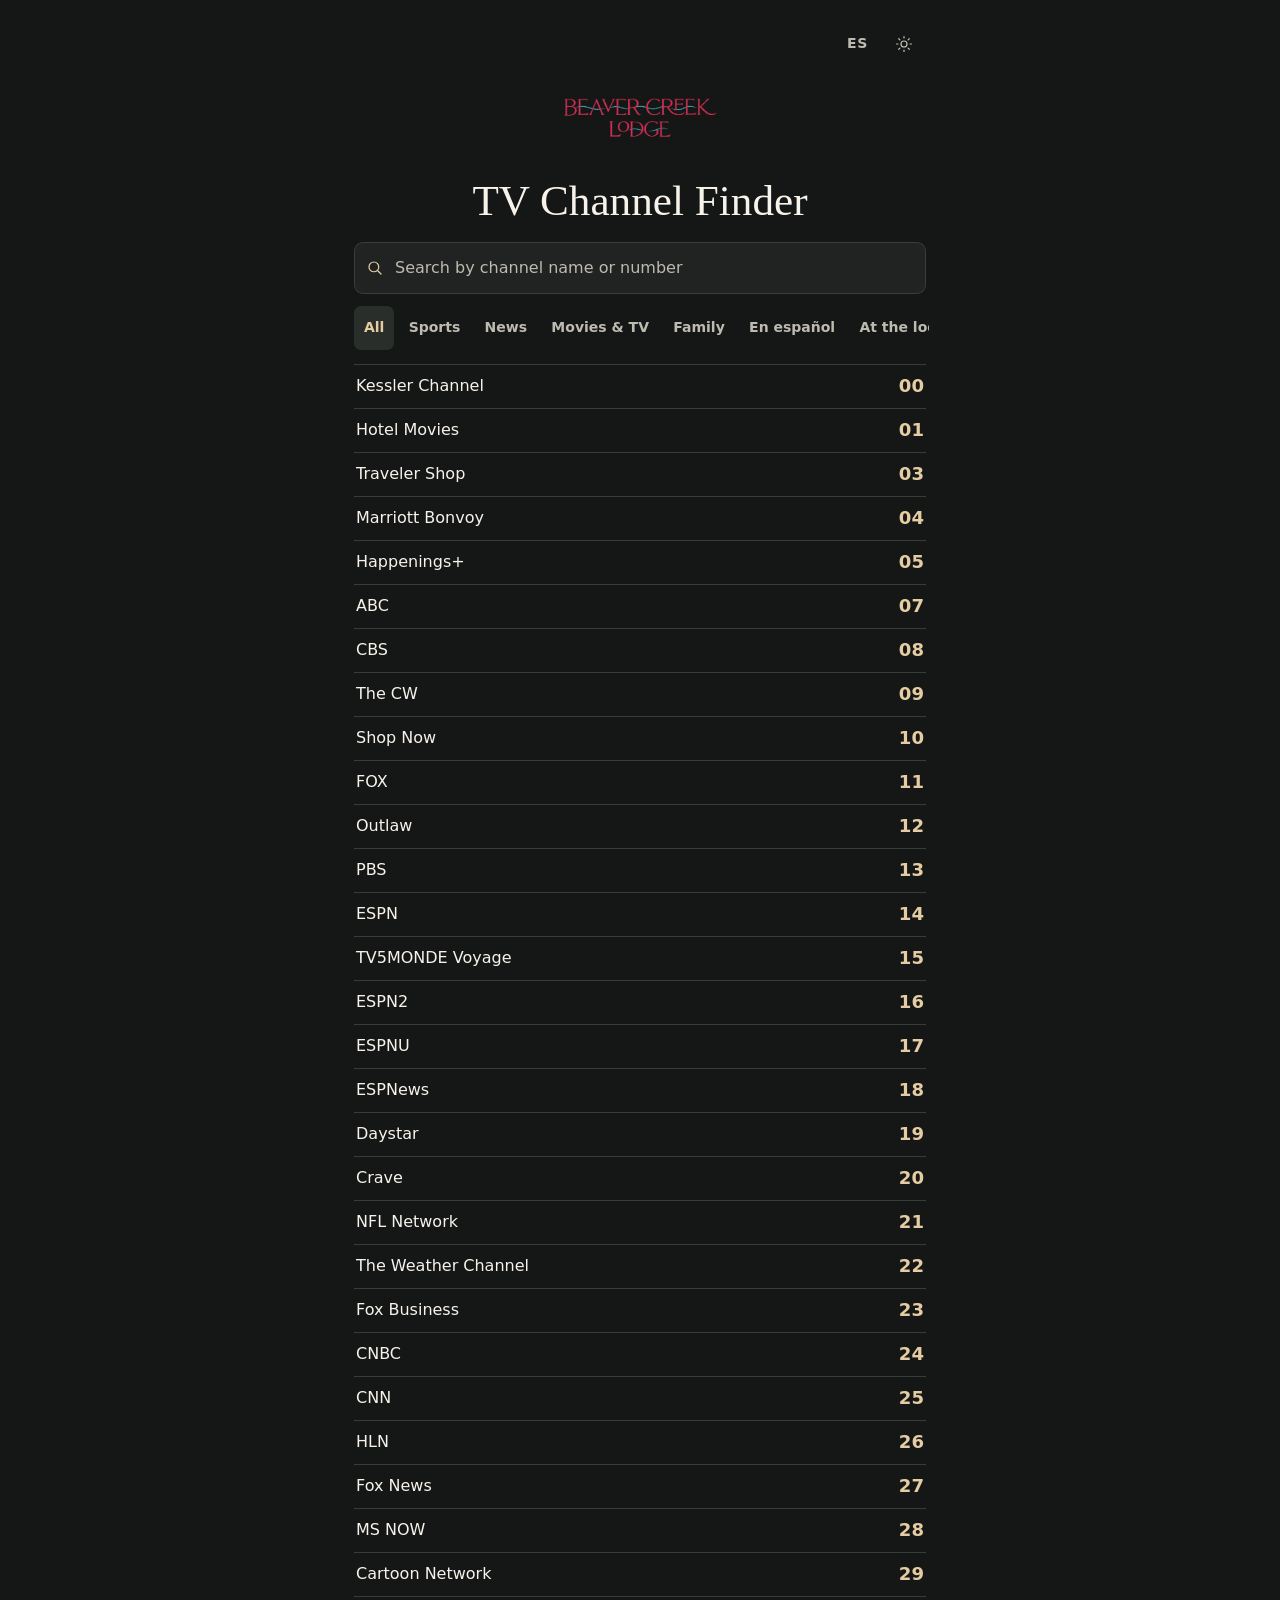
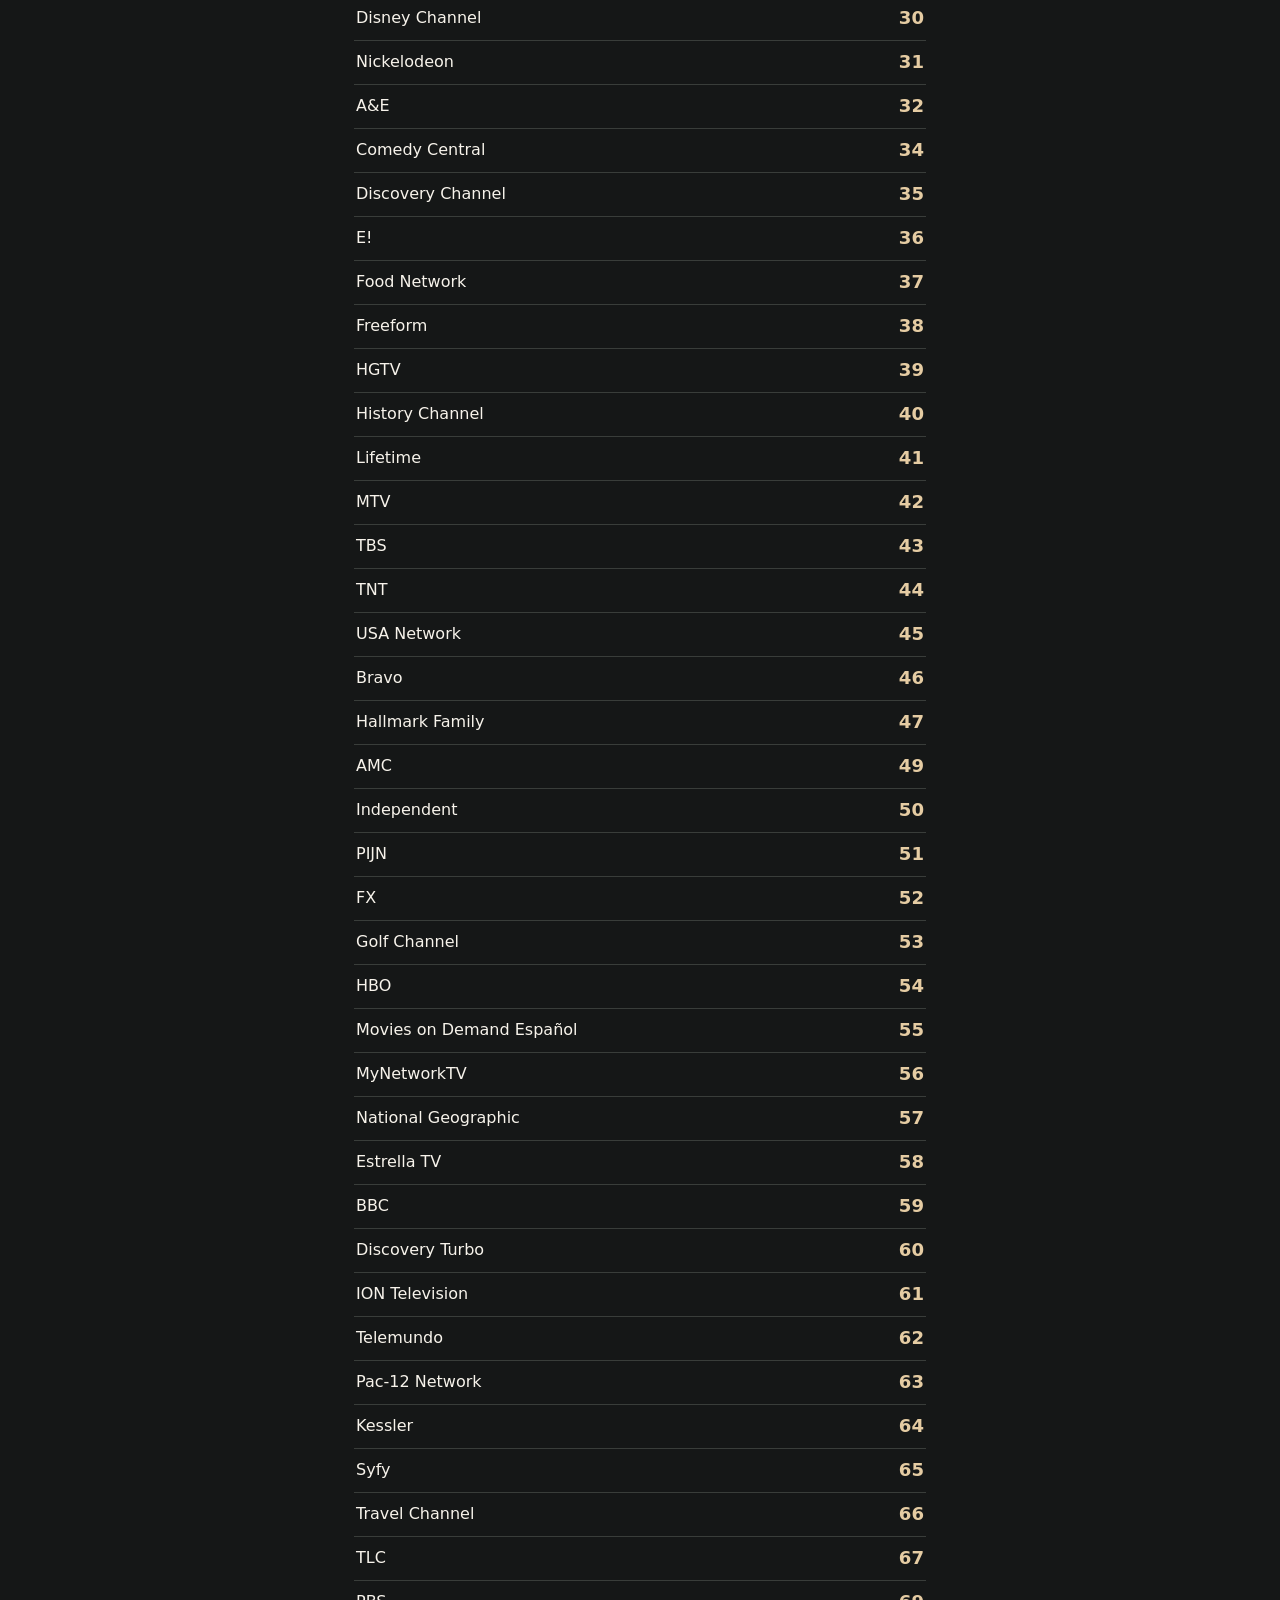
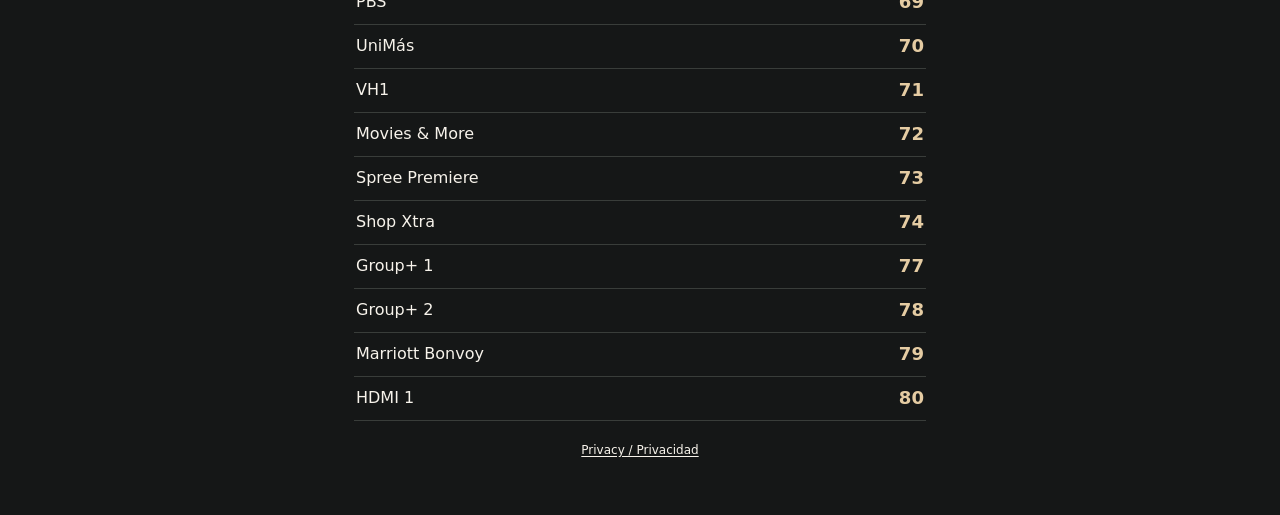
<file: index.html>
<!doctype html>
<html lang="en" data-theme="dark">
<head>
  <meta charset="utf-8">
  <meta name="viewport" content="width=device-width,initial-scale=1">
  <meta name="theme-color" content="#151717">
  <meta name="description" content="Find your in-room TV channel at Beaver Creek Lodge by name or number.">
  <title>TV Channel Finder | Beaver Creek Lodge</title>
  <link rel="icon" href="./tv.svg" type="image/svg+xml">
  <link rel="stylesheet" href="./styles.css?v=analytics-1">
  <script>
    try {
      if (localStorage.getItem('bcl-tv-theme') === 'light') {
        document.documentElement.dataset.theme = 'light';
        document.querySelector('meta[name="theme-color"]').content = '#f6f3ed';
      }
    } catch (_) {}
  </script>
  <script type="module" src="./app.mjs?v=analytics-1"></script>
</head>
<body>
  <a class="skip-link" href="#channel-search" data-copy="skip">Skip to channel search</a>
  <main class="finder">
    <header class="masthead">
      <div class="preferences">
        <button type="button" id="language" class="preference" lang="es" aria-label="Cambiar a español">ES</button>
        <button type="button" id="theme" class="preference" aria-label="Light mode" aria-pressed="false">
          <svg class="sun" aria-hidden="true" viewBox="0 0 24 24"><circle cx="12" cy="12" r="4"/><path d="M12 2v2m0 16v2M2 12h2m16 0h2M5 5l1.5 1.5m11 11L19 19M5 19l1.5-1.5m11-11L19 5"/></svg>
          <svg class="moon" aria-hidden="true" viewBox="0 0 24 24"><path d="M20.5 14.2A8.7 8.7 0 0 1 9.8 3.5a8.7 8.7 0 1 0 10.7 10.7Z"/></svg>
        </button>
      </div>
      <div class="wordmark">
        <img src="./beaver-creek-lodge-transparent.png" alt="Beaver Creek Lodge" width="2048" height="684" fetchpriority="high">
      </div>
    </header>

    <h1 data-copy="heading">TV Channel Finder</h1>
    <form class="search" role="search" id="search-form">
      <svg class="search-icon" aria-hidden="true" viewBox="0 0 24 24"><circle cx="10.5" cy="10.5" r="6.5"/><path d="m16 16 4 4"/></svg>
      <label class="sr-only" for="channel-search" data-copy="placeholder">Search by channel name or number</label>
      <input id="channel-search" type="search" placeholder="Search by channel name or number" aria-controls="channels" autocomplete="off" autocapitalize="off" spellcheck="false" enterkeyhint="search" maxlength="120">
      <button id="clear" type="button" aria-label="Clear search" hidden>
        <svg aria-hidden="true" viewBox="0 0 24 24"><path d="m7 7 10 10M17 7 7 17"/></svg>
      </button>
    </form>

    <div class="filters" id="filters" role="group" aria-label="Channel categories">
      <button type="button" data-category="all" aria-pressed="true" aria-controls="channels">All</button>
      <button type="button" data-category="sports" aria-pressed="false" aria-controls="channels">Sports</button>
      <button type="button" data-category="news" aria-pressed="false" aria-controls="channels">News</button>
      <button type="button" data-category="entertainment" aria-pressed="false" aria-controls="channels">Movies &amp; TV</button>
      <button type="button" data-category="family" aria-pressed="false" aria-controls="channels">Family</button>
      <button type="button" data-category="spanish" aria-pressed="false" aria-controls="channels">En español</button>
      <button type="button" data-category="hotel" aria-pressed="false" aria-controls="channels">At the lodge</button>
      <button type="button" data-category="general" aria-pressed="false" aria-controls="channels">More channels</button>
    </div>

    <p id="status" class="sr-only" role="status"></p>
    <p id="no-results" data-copy="empty" hidden>No channels found.</p>
    <ul id="channels" class="channels" role="list" aria-label="Channels"></ul>
    <noscript><p>This TV guide needs JavaScript. Esta guía necesita JavaScript.</p></noscript>
    <p class="privacy-footer"><a href="./privacy.html">Privacy / Privacidad</a></p>
  </main>
</body>
</html>
</file>
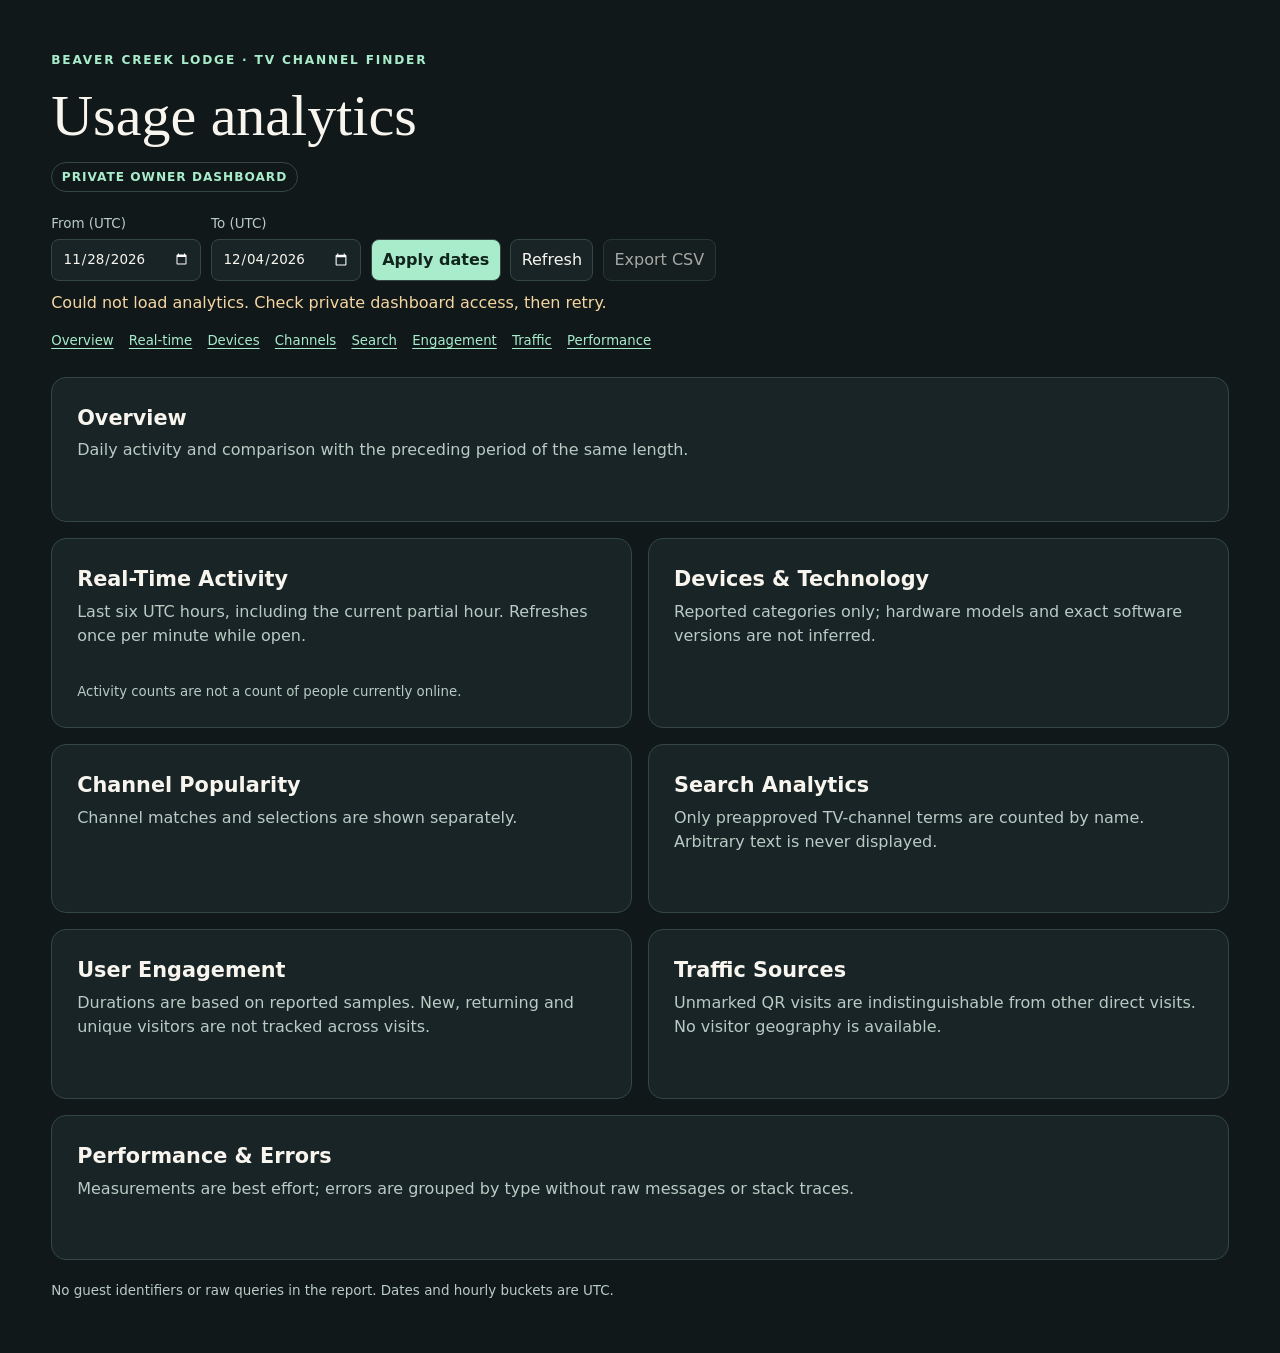
<file: analytics-backend/dashboard/Index.html>
<!doctype html>
<html lang="en">
<head><meta charset="utf-8"><meta name="viewport" content="width=device-width, initial-scale=1">
<title>TV Finder | Analytics</title>
<style>
:root{color-scheme:dark;--bg:#101819;--panel:#182425;--line:#344746;--text:#f8f5ef;--muted:#b9cbc5;--accent:#a8eccb;--secondary:#f5d6a2}
*{box-sizing:border-box}body{margin:0;background:var(--bg);color:var(--text);font:16px/1.5 system-ui,sans-serif}main{max-width:1280px;margin:auto;padding:clamp(18px,4vw,54px)}h1,h2,h3,p{margin:0}h1{font:clamp(32px,5vw,58px)/1.1 Georgia,serif;margin:.25em 0}.kicker,.tag{font-size:.76rem;letter-spacing:.15em;text-transform:uppercase;font-weight:700;color:var(--accent)}.tag{letter-spacing:.08em;border:1px solid var(--line);padding:.3rem .6rem;border-radius:2rem;display:inline-block}h2{font-size:1.3rem}h3{font-size:.98rem;margin-bottom:.55em}p,.muted,small{color:var(--muted)}small{display:block}.toolbar,.nav{display:flex;gap:.6rem;flex-wrap:wrap;align-items:end}.toolbar{margin:1.4rem 0 .65rem}.nav{margin:1rem 0 1.6rem;gap:.4rem .95rem}nav a{color:var(--accent);font-size:.83rem;text-underline-offset:.2em}label{display:grid;gap:.25rem;color:var(--muted);font-size:.84rem}button,input{font:inherit;min-height:42px;border:1px solid var(--line);border-radius:8px;padding:.45rem .65rem;color:var(--text);background:var(--panel)}button{cursor:pointer}button.primary{color:#11241d;background:var(--accent);font-weight:700}button:disabled{opacity:.65;cursor:default}:focus-visible{outline:2px solid var(--secondary);outline-offset:3px}.grid{display:grid;grid-template-columns:repeat(2,minmax(0,1fr));gap:1rem}.card{padding:clamp(14px,2.5vw,25px);background:var(--panel);border:1px solid var(--line);border-radius:15px;min-width:0;scroll-margin-top:1rem}.full{grid-column:1/-1}.card>p{margin:.3rem 0 1.1rem}.kpis{display:grid;grid-template-columns:repeat(auto-fit,minmax(128px,1fr));gap:.6rem;margin:1rem 0}.kpi{border:1px solid var(--line);padding:.65rem;border-radius:8px}.kpi b{display:block;font-size:1.4rem;color:var(--accent)}.group-grid{display:grid;grid-template-columns:repeat(auto-fit,minmax(min(100%,205px),1fr));gap:1.15rem}.rank{margin:0;padding:0;list-style:none}.rank li{margin:.45rem 0;position:relative;isolation:isolate;padding:.3rem .46rem;display:flex;justify-content:space-between;gap:1rem;font-size:.86rem;overflow-wrap:anywhere}.rank li span:first-child{min-width:0}.rank li span:last-child{white-space:nowrap}.rank li:before{content:"";position:absolute;inset:0 auto 0 0;width:var(--share);border-radius:4px;background:#28443e;z-index:-1}.chart{display:block;width:100%;height:auto;min-height:82px}.ticks,.legend{display:flex;justify-content:space-between;gap:.75rem;font-size:.72rem;color:var(--muted)}.legend{justify-content:flex-start;flex-wrap:wrap;margin-top:.45rem}.legend span::before{content:"";display:inline-block;width:1.15em;border-top:2px solid var(--accent);margin-right:.35em;vertical-align:middle}.legend span+span::before{border-top:2px dashed var(--secondary)}details{margin-top:.65rem;font-size:.85rem}summary{cursor:pointer;color:var(--accent)}.wrap{overflow:auto;max-height:16rem;margin-top:.35rem}table{border-collapse:collapse;width:100%}td,th{text-align:left;border-bottom:1px solid var(--line);padding:.35rem .6rem}#status[data-error]{color:var(--secondary)}footer{margin-top:1.3rem;font-size:.84rem}.sr{position:absolute;width:1px;height:1px;overflow:hidden;clip-path:inset(50%)}@media(max-width:680px){.grid{grid-template-columns:1fr}.toolbar>*{flex:1 1 auto}}@media print{body{color:#111;background:#fff}.card,.kpi{break-inside:avoid;background:#fff;color:#111}.toolbar,.nav{display:none}}
</style></head>
<body><main>
<header><div class="kicker">Beaver Creek Lodge · TV Channel Finder</div><h1>Usage analytics</h1><div class="tag">Private owner dashboard</div></header>
<form id="range" class="toolbar"><label>From (UTC)<input id="from" type="date" required></label><label>To (UTC)<input id="to" type="date" required></label><button class="primary" id="apply" type="submit">Apply dates</button><button id="refresh" type="button">Refresh</button><button id="csv" type="button" disabled>Export CSV</button></form>
<div id="status" class="muted" role="status" aria-live="polite">Loading analytics…</div>
<nav class="nav" aria-label="Dashboard sections"><a href="#overview">Overview</a><a href="#live">Real-time</a><a href="#devices">Devices</a><a href="#channels">Channels</a><a href="#search">Search</a><a href="#engagement">Engagement</a><a href="#traffic">Traffic</a><a href="#performance">Performance</a></nav>
<div class="grid">
<section class="card full" id="overview"><h2>Overview</h2><p>Daily activity and comparison with the preceding period of the same length.</p><div id="overview-kpis" class="kpis"></div><div id="views-chart"></div></section>
<section class="card" id="live"><h2>Real-Time Activity</h2><p>Last six UTC hours, including the current partial hour. Refreshes once per minute while open.</p><div id="live-kpis" class="kpis"></div><div id="live-chart"></div><small>Activity counts are not a count of people currently online.</small></section>
<section class="card" id="devices"><h2>Devices &amp; Technology</h2><p>Reported categories only; hardware models and exact software versions are not inferred.</p><div id="devices-data" class="group-grid"></div></section>
<section class="card" id="channels"><h2>Channel Popularity</h2><p>Channel matches and selections are shown separately.</p><div id="channels-data" class="group-grid"></div></section>
<section class="card" id="search"><h2>Search Analytics</h2><p>Only preapproved TV-channel terms are counted by name. Arbitrary text is never displayed.</p><div id="search-kpis" class="kpis"></div><div id="search-data" class="group-grid"></div></section>
<section class="card" id="engagement"><h2>User Engagement</h2><p>Durations are based on reported samples. New, returning and unique visitors are not tracked across visits.</p><div id="engagement-kpis" class="kpis"></div><div id="engagement-data" class="group-grid"></div></section>
<section class="card" id="traffic"><h2>Traffic Sources</h2><p>Unmarked QR visits are indistinguishable from other direct visits. No visitor geography is available.</p><div id="traffic-data" class="group-grid"></div></section>
<section class="card full" id="performance"><h2>Performance &amp; Errors</h2><p>Measurements are best effort; errors are grouped by type without raw messages or stack traces.</p><div id="performance-kpis" class="kpis"></div><div id="performance-data" class="group-grid"></div></section>
</div><footer class="muted">No guest identifiers or raw queries in the report. Dates and hourly buckets are UTC.</footer>
</main>
<script>
"use strict";
const $=id=>document.getElementById(id);
const DAY=86400000,HOUR=3600000,MAX_DAYS=90;
const nf=new Intl.NumberFormat("en-US");
const make=(tag,text,cls)=>{const e=document.createElement(tag);if(text!=null)e.textContent=text;if(cls)e.className=cls;return e};
const iso=t=>new Date(t).toISOString(),date=t=>iso(t).slice(0,10),hour=t=>iso(t).slice(0,13)+":00Z";
let data=[],prior=[],live=[],selected=null,request=0;
const rangeRows=(rows,start,end)=>rows.filter(r=>r.bucket.slice(0,10)>=start&&r.bucket.slice(0,10)<=end);
const count=(rows,key)=>rows.reduce((a,r)=>a+(r.metric===key?r.count:0),0);
const mean=(rows,key)=>{const n=count(rows,key);return n?rows.reduce((a,r)=>a+(r.metric===key?r.sum:0),0)/n:null};
const fmtTime=n=>n===null?"—":n<1000?nf.format(Math.round(n))+" ms":(n/1000).toFixed(1)+" s";
const pct=(n,d)=>d?(100*n/d).toFixed(1)+"%":"—";
function change(cur,prev){if(!prev)return cur?"No prior baseline":"No activity";const d=(cur-prev)/prev*100;return (d>0?"+":"")+d.toFixed(1)+"% vs prior"};
function kpis(id,items){$(id).replaceChildren(...items.map(([label,value,note])=>{const e=make("div",null,"kpi");e.append(make("small",label),make("b",value),make("small",note));return e}));}
function rankings(id,groups,rows){
  $(id).replaceChildren(...groups.map(([title,metric])=>{
    const t=make("div");t.append(make("h3",title));
    const map=new Map();rows.forEach(r=>{if(r.metric===metric&&r.count>0)map.set(r.label||"Unspecified",(map.get(r.label||"Unspecified")||0)+r.count)});
    const total=[...map.values()].reduce((a,b)=>a+b,0);
    if(!total){t.append(make("small","No recorded activity"));return t;}
    const ol=make("ol",null,"rank");
    [...map].sort((a,b)=>b[1]-a[1]||a[0].localeCompare(b[0])).slice(0,12).forEach(([label,n])=>{
      const li=make("li");li.style.setProperty("--share",pct(n,total));li.append(make("span",label),make("span",nf.format(n)+" · "+pct(n,total)));ol.append(li);
    });t.append(ol);return t;
  }));
}
function series(rows,keys,key,precision){
 const map=new Map();rows.forEach(r=>{if(r.metric===key){const k=r.bucket.slice(0,precision);map.set(k,(map.get(k)||0)+r.count);}});return keys.map(k=>map.get(k.slice(0,precision))||0);
}
function chart(id,keys,a,b,title){
 const s=(tag,attrs)=>{const e=document.createElementNS("http://www.w3.org/2000/svg",tag);for(const [k,v] of Object.entries(attrs))e.setAttribute(k,v);return e};
 const el=$(id), max=Math.max(1,...a,...(b||[])), svg=s("svg",{class:"chart",viewBox:"0 0 640 114",preserveAspectRatio:"none",role:"img","aria-label":title});
 for(let y of [12,57,102])svg.append(s("line",{x1:12,x2:628,y1:y,y2:y,stroke:"#344746"}));
 const points=arr=>arr.map((n,i)=>[arr.length===1?320:12+i*616/(arr.length-1),102-n/max*90]);
 const plot=(arr,color,dash)=>{const p=points(arr);if(p.length>1)svg.append(s("polyline",{points:p.map(x=>x.join(",")).join(" "),fill:"none",stroke:color,"stroke-width":2.5,"stroke-dasharray":dash,"vector-effect":"non-scaling-stroke"}));else if(p.length)svg.append(s("circle",{cx:p[0][0],cy:p[0][1],r:4,fill:color}));};
 if(b)plot(b,"#f5d6a2","5 4");plot(a,"#a8eccb","");
 const labels=make("div",null,"ticks");labels.append(make("span",keys[0]),make("span","Peak: "+nf.format(Math.max(...a,...(b||[])))),make("span",keys.at(-1)));
 const legend=make("div",null,"legend");legend.append(make("span",b?"Selected period":"Page views"));if(b)legend.append(make("span","Prior period"));
 const details=make("details");details.append(make("summary","View chart data"));
 const table=make("table"),caption=make("caption",title,"sr"), head=make("thead"),tr=make("tr");["UTC bucket","Views",...(b?["Prior views"]:[])].forEach(label=>{const th=make("th",label);th.scope="col";tr.append(th)});head.append(tr);table.append(caption,head);
 const body=make("tbody");keys.forEach((k,i)=>{const row=make("tr");[k,nf.format(a[i]),...(b?[nf.format(b[i])]:[])].forEach(v=>row.append(make("td",v)));body.append(row)});table.append(body);
 const wrap=make("div",null,"wrap");wrap.append(table);details.append(wrap);el.replaceChildren(svg,labels,legend,details);
}
function display(result,frm,to){
 const all=(Array.isArray(result.rows)?result.rows:[]).filter(r=>typeof r.bucket==="string"&&typeof r.metric==="string").map(r=>({...r,label:typeof r.label==="string"?r.label:"",count:Number(r.count)||0,sum:Number(r.sum)||0}));
 const start=Date.parse(frm), end=Date.parse(to), days=(end-start)/DAY+1;
 data=rangeRows(all,frm,to);prior=rangeRows(all,date(start-days*DAY),date(start-DAY));selected={frm,to};
 const stat=(title,m)=>{const cur=count(data,m);return [title,nf.format(cur),change(cur,count(prior,m))]};
 kpis("overview-kpis",[stat("Visits","views"),stat("Session starts","sessions"),stat("Searches","searches"),stat("Channel selections","selects")]);
 const d=Array.from({length:days},(_,i)=>date(start+i*DAY));const p=Array.from({length:days},(_,i)=>date(start+DAY*(i-days)));
 chart("views-chart",d,series(data,d,"views",10),series(prior,p,"views",10),"Daily visits");
 const s=count(data,"searches"), n=count(data,"no_results");
 kpis("search-kpis",[stat("Searches","searches"),stat("Without results","no_results"),["No-result rate",pct(n,s),"Share of searches"]]);
 kpis("engagement-kpis",[["Mean foreground interval",fmtTime(mean(data,"duration_ms")),nf.format(count(data,"duration_ms"))+" samples"],["Mean time to tap",fmtTime(mean(data.filter(x=>x.label==="result_tap"),"find_ms")),nf.format(count(data.filter(x=>x.label==="result_tap"),"find_ms"))+" samples"],["First result displayed",fmtTime(mean(data.filter(x=>x.label==="first_display"),"find_ms")),"Mean, since typing began"],stat("Search clears","clear")]);
 kpis("performance-kpis",[["Mean page load",fmtTime(mean(data,"load_ms")),nf.format(count(data,"load_ms"))+" samples"],stat("Errors","error")]);
 rankings("performance-data",[["Technical errors","error"]],data);
 rankings("devices-data",[["Device types","device"],["Browsers","browser"],["Operating systems","os"],["Screen size bands","resolution"],["Orientation","orientation"],["Device language","device_language"]],data);
 rankings("channels-data",[["Matched channels","match"],["Selected channels","selects"]],data);
 rankings("search-data",[["Approved search terms","term"]],data);
 rankings("engagement-data",[["Theme","theme"],["Guide language","language"],["Category filters","filter"]],data);
 rankings("traffic-data",[["Source categories","source"]],data);
 $("csv").disabled=false;
}
function displayLive(result){
 const now=Date.now(),keys=Array.from({length:6},(_,i)=>hour(now-HOUR*(5-i)));
 live=(Array.isArray(result.rows)?result.rows:[]).filter(r=>typeof r.bucket==="string"&&keys.includes(r.bucket.slice(0,13)+":00Z")).map(r=>({...r,count:Number(r.count)||0}));
 kpis("live-kpis",[["Visits",nf.format(count(live,"views")),"Last six hourly buckets"],["Visible tab signals",nf.format(count(live,"active")),"Last 30 minutes, not unique users"]]);
 chart("live-chart",keys,series(live,keys,"views",13),null,"Recent hourly page views");
}
function callDashboard(frm,to,success,failure){
 if(typeof google==="undefined"||!google.script||!google.script.run){failure(new Error("Open the private Apps Script deployment to connect."));return}
 google.script.run.withSuccessHandler(success).withFailureHandler(failure).getDashboard(frm,to);
}
function refreshLive(){
 const now=Date.now();
 callDashboard(date(now-5*HOUR),date(now),displayLive,()=>{if(!live.length)$("live-chart").textContent="Recent activity unavailable."});
}
function load(){
 const frm=$("from").value,to=$("to").value,start=Date.parse(frm),end=Date.parse(to),status=$("status");
 delete status.dataset.error;
 if(!Number.isFinite(start)||!Number.isFinite(end)||end<start||(end-start)/DAY>=MAX_DAYS){status.dataset.error="";status.textContent="Choose a valid date range of up to "+MAX_DAYS+" days.";return}
 const id=++request;status.textContent="Loading analytics…";$("csv").disabled=true;
 callDashboard(frm,to,result=>{
   if(id!==request)return;
   if(!result||!Array.isArray(result.rows)){status.dataset.error="";status.textContent="The dashboard returned an invalid response.";return}
   display(result,frm,to);
   const ts=Date.parse(result.generatedAt);status.textContent=(data.length?"Updated":"No activity recorded for these dates · Updated")+(Number.isFinite(ts)?" "+iso(ts).replace("T"," ").slice(0,16)+" UTC":"");
   const now=Date.now();if(frm<=date(now-5*HOUR)&&to>=date(now))displayLive(result);else refreshLive();
 },()=>{if(id!==request)return;status.dataset.error="";status.textContent="Could not load analytics. Check private dashboard access, then retry."});
}
function exportCsv(){
 if(!selected)return;
 const cell=x=>{let s=String(x??"");if(typeof x==="string"&&/^[\s]*[=+@-]/.test(s))s="'"+s;return '"'+s.replace(/"/g,'""')+'"'};
 const rows=[["bucket_utc","metric","label","count","sum"],...data.map(r=>[r.bucket,r.metric,r.label,r.count,r.sum])];
 const a=make("a"), url=URL.createObjectURL(new Blob([rows.map(row=>row.map(cell).join(",")).join("\r\n")],{type:"text/csv;charset=utf-8"}));
 a.href=url;a.download="tv-analytics_"+selected.frm+"_"+selected.to+".csv";document.body.append(a);a.click();a.remove();setTimeout(()=>URL.revokeObjectURL(url),1000);
}
$("from").value=date(Date.now()-6*DAY);$("to").value=date(Date.now());
$("range").addEventListener("submit",e=>{e.preventDefault();load()});$("refresh").addEventListener("click",load);$("csv").addEventListener("click",exportCsv);
setInterval(()=>{if(!document.hidden)refreshLive()},60000);
load();
</script></body></html>
</file>
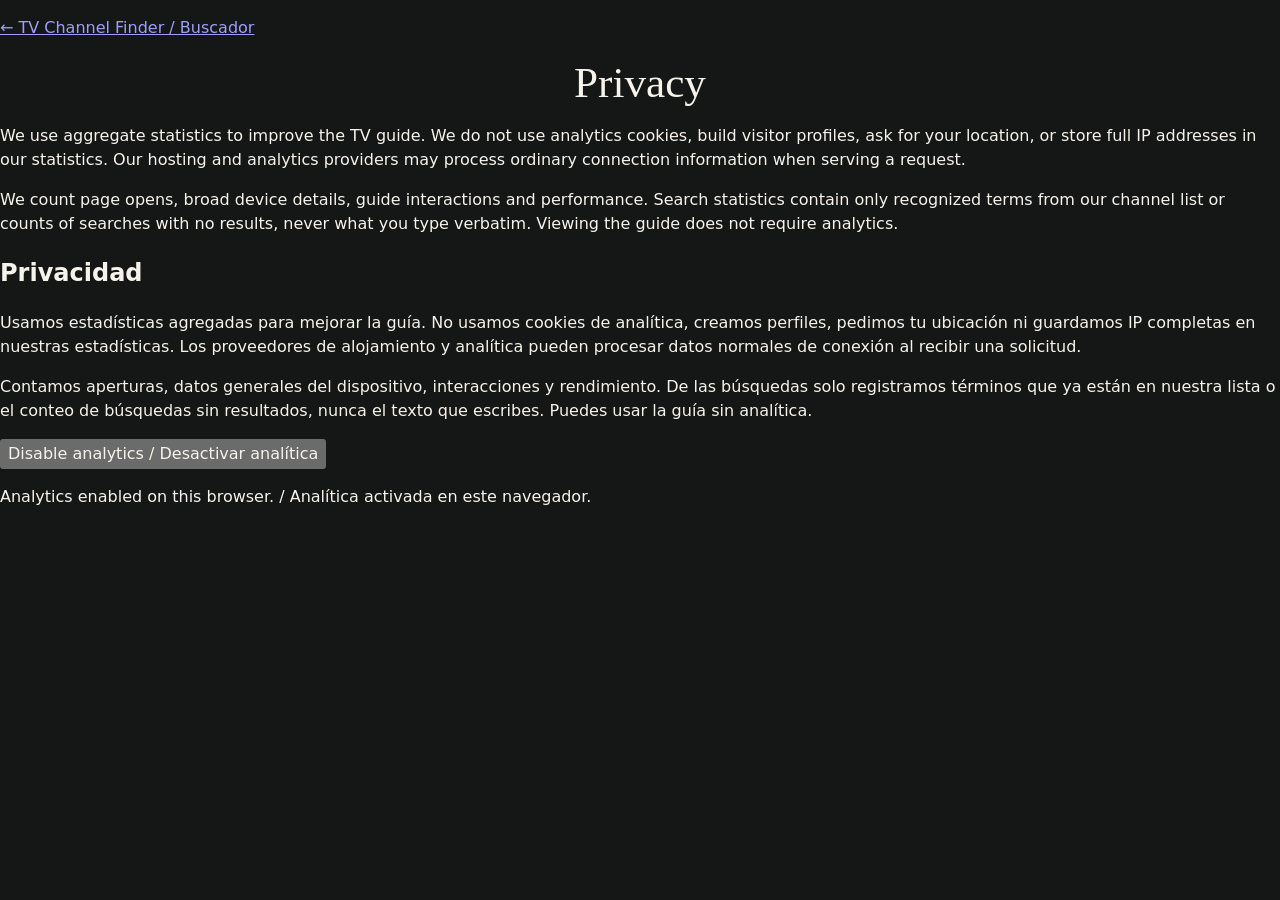
<file: privacy.html>
<!doctype html>
<html lang="en" data-theme="dark">
<head><meta charset="utf-8"><meta name="viewport" content="width=device-width,initial-scale=1"><meta name="referrer" content="no-referrer"><meta name="robots" content="noindex"><link rel="stylesheet" href="./styles.css"><title>Privacy | Beaver Creek Lodge TV</title></head>
<body><main>
<p><a href="./">← TV Channel Finder / Buscador</a></p>
<h1>Privacy</h1>
<p>We use aggregate statistics to improve the TV guide. We do not use analytics cookies, build visitor profiles, ask for your location, or store full IP addresses in our statistics. Our hosting and analytics providers may process ordinary connection information when serving a request.</p>
<p>We count page opens, broad device details, guide interactions and performance. Search statistics contain only recognized terms from our channel list or counts of searches with no results, never what you type verbatim. Viewing the guide does not require analytics.</p>
<h2 lang="es">Privacidad</h2>
<p lang="es">Usamos estadísticas agregadas para mejorar la guía. No usamos cookies de analítica, creamos perfiles, pedimos tu ubicación ni guardamos IP completas en nuestras estadísticas. Los proveedores de alojamiento y analítica pueden procesar datos normales de conexión al recibir una solicitud.</p>
<p lang="es">Contamos aperturas, datos generales del dispositivo, interacciones y rendimiento. De las búsquedas solo registramos términos que ya están en nuestra lista o el conteo de búsquedas sin resultados, nunca el texto que escribes. Puedes usar la guía sin analítica.</p>
<p><button type="button" id="analytics-choice" hidden></button></p><p id="analytics-status" role="status"></p>
</main><script type="module" src="./privacy.mjs"></script></body>
</html>
</file>
<file: styles.css>
:root {
  color-scheme: dark;
  --bg: #151717;
  --ink: #f7f3eb;
  --muted: #bdbab0;
  --line: #393d3a;
  --field: #202321;
  --accent: #e5cca3;
  --control-hover: #2a2e2a;
}
:root[data-theme="light"] {
  color-scheme: light;
  --bg: #f6f3ed;
  --ink: #262723;
  --muted: #5b5b51;
  --line: #dad4c9;
  --field: #fffdfa;
  --accent: #765024;
  --control-hover: #eae5db;
}
* { box-sizing: border-box; }
body { margin: 0; background: var(--bg); color: var(--ink); font: 1rem/1.5 system-ui, -apple-system, BlinkMacSystemFont, "Segoe UI", sans-serif; }
button, input { font: inherit; color: inherit; }
button { cursor: pointer; }
button:focus-visible, input:focus-visible, a:focus-visible { outline: 2px solid var(--accent); outline-offset: 2px; }
[hidden] { display: none !important; }
.sr-only, .skip-link:not(:focus) { position: absolute; inline-size: 1px; block-size: 1px; margin: -1px; padding: 0; overflow: hidden; clip: rect(0,0,0,0); white-space: nowrap; border: 0; }
.skip-link { position: fixed; top: .5rem; left: .5rem; z-index: 2; background: var(--field); color: var(--ink); padding: .5rem .75rem; border-radius: 5px; }
.finder { width: min(100%, 38rem); padding: 0 1.125rem 3rem; margin-inline: auto; }
.masthead { display: flex; flex-direction: column; align-items: center; padding-top: .375rem; }
.preferences { align-self: flex-end; display: flex; gap: .15rem; }
.preference, #clear { display: grid; place-items: center; width: 2.75rem; min-height: 2.75rem; padding: 0; background: transparent; border: 0; border-radius: 6px; color: var(--muted); transition: background-color .15s ease-out, color .15s ease-out; }
.preference { font-size: .875rem; font-weight: 600; letter-spacing: .065em; }
.preference:hover, #clear:hover { background: var(--control-hover); color: var(--ink); }
svg { width: 1.125rem; height: 1.125rem; fill: none; stroke: currentColor; stroke-width: 1.65; stroke-linecap: round; stroke-linejoin: round; }
.moon, [data-theme="light"] .sun { display: none; }
[data-theme="light"] .moon { display: block; }
.wordmark { margin-top: .35rem; padding: .5rem .65rem; width: clamp(10rem, 48vw, 13.2rem); }
.wordmark img { display: block; width: 100%; height: auto; }
/* Recolor the existing opaque strokes; CSS filters preserve PNG transparency. */
@media screen { :root[data-theme="dark"] .wordmark img { filter: contrast(.75) brightness(1.35); } }
h1 { text-align: center; margin: 1.2rem 0 1rem; font: 400 clamp(1.75rem, 7.4vw, 2.7rem)/1.12 Georgia, "Times New Roman", serif; }
.search { position: relative; display: grid; grid-template-columns: 2.5rem minmax(0,1fr); align-items: center; min-height: 3.25rem; background: var(--field); border: 1px solid var(--line); border-radius: 9px; transition: border-color .15s ease-out; }
.search:focus-within { border-color: var(--accent); }
.search-icon { justify-self: center; color: var(--accent); }
.search input { grid-column: 2; width: 100%; min-height: 3.1rem; padding: 0 .4rem 0 0; background: none; border: 0; }
.search input::-webkit-search-cancel-button { -webkit-appearance: none; }
.search input::placeholder { color: var(--muted); opacity: 1; }
.search input:not(:placeholder-shown) { padding-inline-end: 2.75rem; }
.search input:focus { outline: none; }
.search:focus-within:has(input:focus-visible) { outline: 2px solid var(--accent); outline-offset: 2px; }
#clear { position: absolute; inset-inline-end: .125rem; }
.filters {
  display: flex; gap: .28rem; overflow-x: auto; margin: .525rem -.2rem -.15rem; padding: .25rem .2rem .45rem;
  scrollbar-width: thin; scrollbar-color: var(--line) transparent;
}
.filters button {
  flex: 0 0 auto; border: 0; border-radius: 7px; background: transparent; min-height: 2.75rem;
  padding: 0 .62rem; color: var(--muted); white-space: nowrap; font-size: .875rem; font-weight: 550;
  transition: color .15s ease-out, background-color .15s ease-out;
}
.filters button:hover { background: var(--control-hover); color: var(--ink); }
.filters button[aria-pressed="true"] { color: var(--accent); background: var(--control-hover); font-weight: 700; }
.channels { list-style: none; margin: .55rem 0 0; padding: 0; border-top: 1px solid var(--line); }
.channels:empty { display: none; }
.channel { min-height: 2.75rem; padding: .48rem .125rem; display: grid; grid-template-columns: minmax(0, 1fr) max-content; align-items: center; gap: 1rem; border-bottom: 1px solid var(--line); }
.channel-name { min-width: 0; overflow-wrap: anywhere; }
.channel-note { display: block; margin-top: .25rem; color: var(--muted); font-size: .875rem; }
.channel-number { min-width: 2ch; color: var(--accent); text-align: right; font-size: 1.13rem; font-weight: 650; font-variant-numeric: tabular-nums; }
#no-results { margin: 1.35rem 0; text-align: center; color: var(--muted); }
@media (max-width: 23rem) {
  .finder { padding-inline: .875rem; }
  .search { grid-template-columns: 2rem minmax(0, 1fr); } .search input::placeholder { font-size: .9375rem; }
}
@media (min-width: 42rem) { .finder { padding-top: .85rem; } .masthead { padding-top: .5rem; } .wordmark { margin-top: .8rem; } }
@media (prefers-reduced-motion: reduce) { *, *::before, *::after { transition: none !important; } }
@media print { .preferences, .search, .filters, .skip-link { display: none !important; } body { background: #fff; color: #000; } .channel-number { color: #000; } .channel { border-color: #aaa; break-inside: avoid; } }

.privacy-footer { margin: 1.25rem 0 .5rem; text-align: center; font-size: .75rem; }
.privacy-footer a { color: inherit; text-underline-offset: .2em; }
</file>
